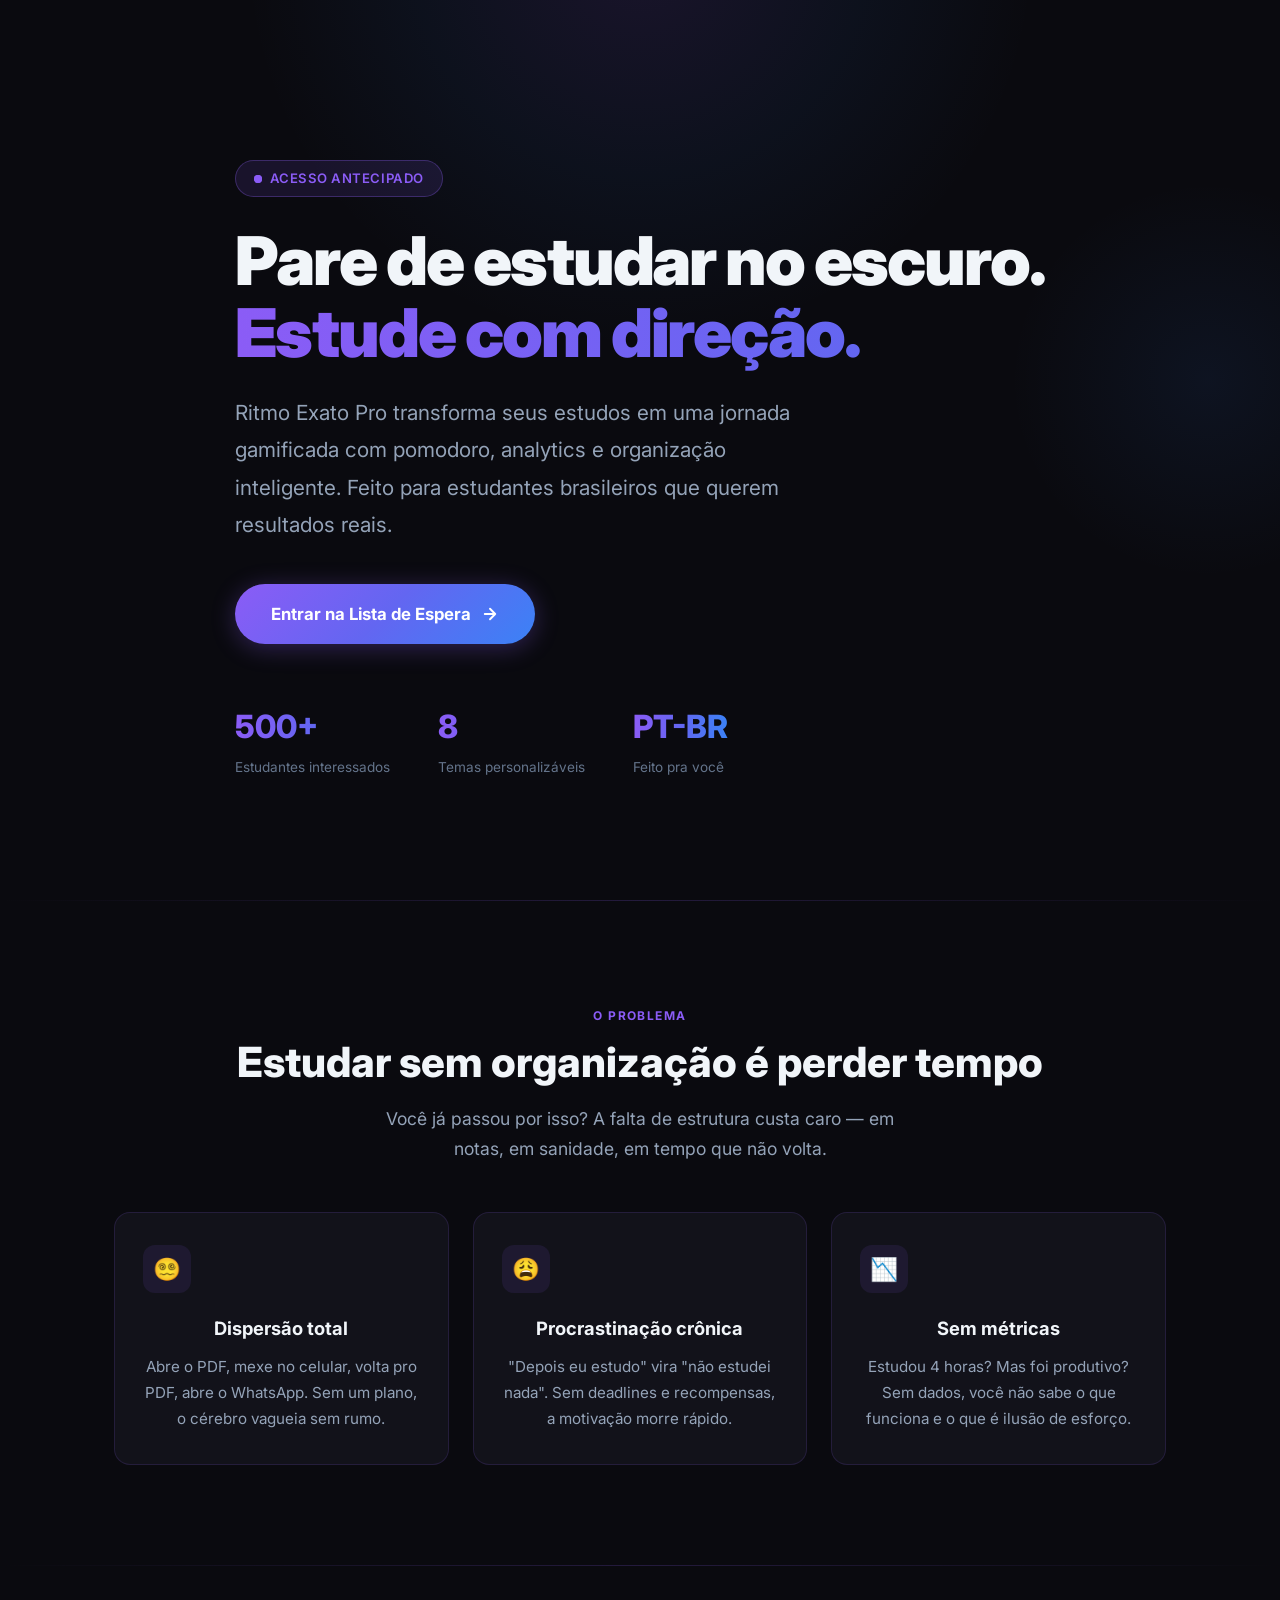
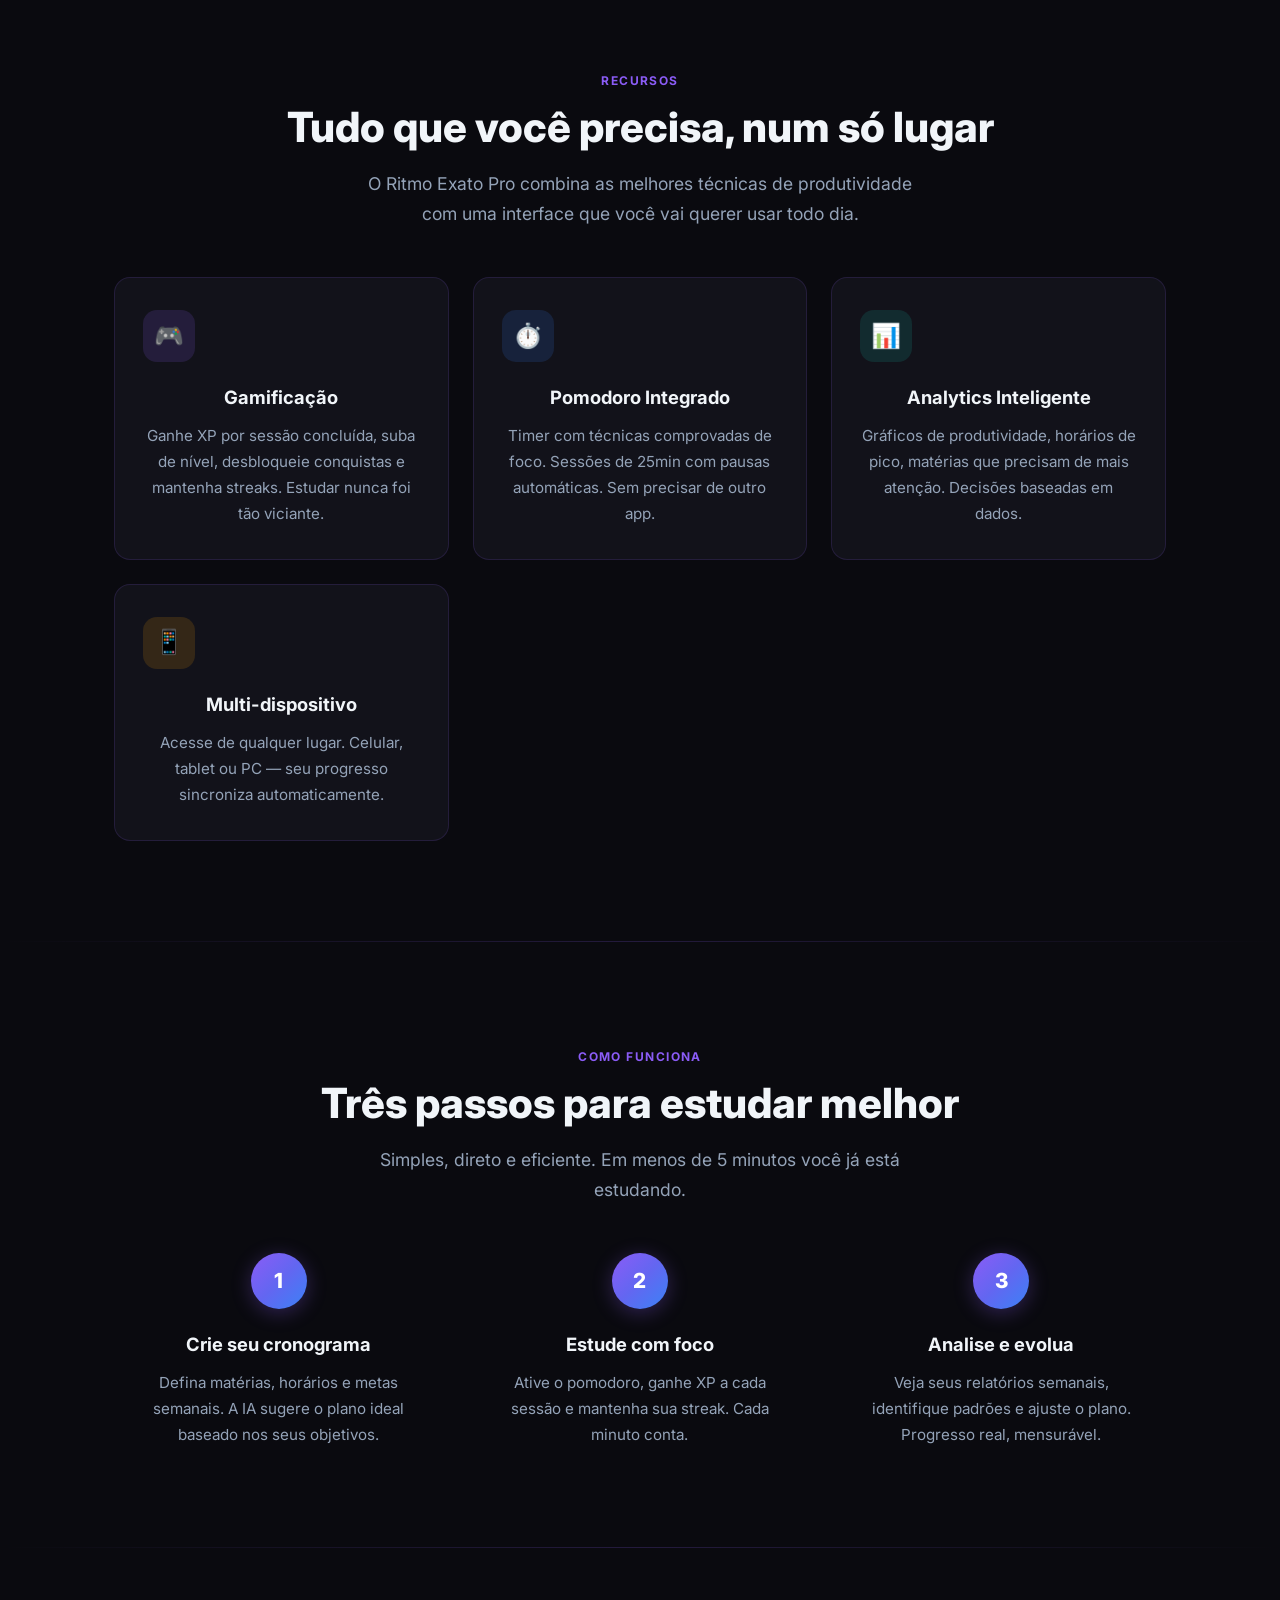
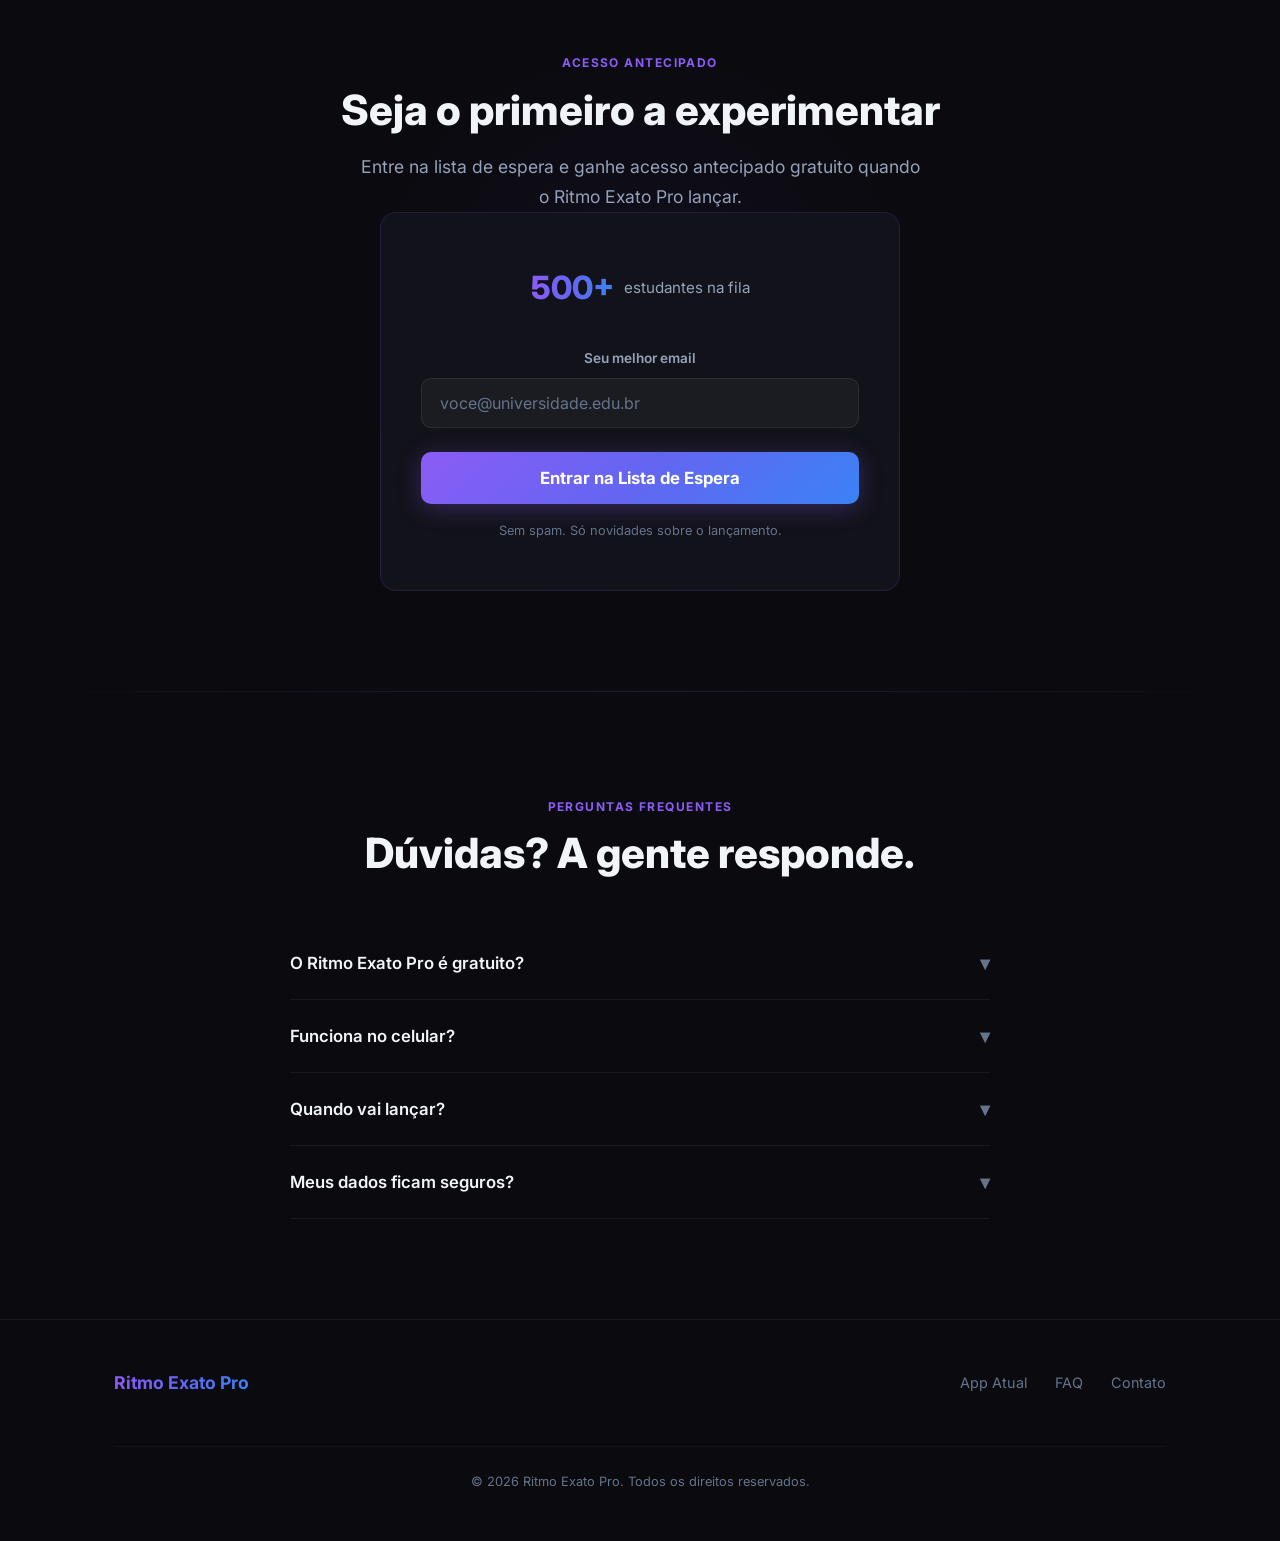
<file: waitlist/index.html>
<!DOCTYPE html>
<html lang="pt-BR">
<head>
    <meta charset="UTF-8">
    <meta name="viewport" content="width=device-width, initial-scale=1.0">
    <title>Ritmo Exato Pro — A Lista de Espera Abriu</title>

    <!-- OG Meta Tags -->
    <meta property="og:title" content="Ritmo Exato Pro — Estude com gamificação e inteligência">
    <meta property="og:description" content="Organize seus estudos com gamificação, pomodoro e analytics. Junte-se a 500+ estudantes na lista de espera.">
    <meta property="og:type" content="website">
    <meta property="og:url" content="https://ritmo-exato.onrender.com/">
    <meta property="og:image" content="https://ritmo-exato.onrender.com/icon_images/icon128.png">
    <meta name="twitter:card" content="summary_large_image">
    <meta name="twitter:title" content="Ritmo Exato Pro — A Lista de Espera Abriu">
    <meta name="twitter:description" content="Organize seus estudos com gamificação, pomodoro e analytics.">
    <meta name="description" content="Ritmo Exato Pro — cronograma de estudos com gamificação, pomodoro e analytics para estudantes brasileiros. Entre na lista de espera.">
    <meta name="theme-color" content="#0a0a0f">

    <link rel="preconnect" href="https://fonts.googleapis.com">
    <link rel="preconnect" href="https://fonts.gstatic.com" crossorigin>
    <link href="https://fonts.googleapis.com/css2?family=Inter:wght@400;500;600;700;800;900&display=swap" rel="stylesheet">

    <style>
        /* ===== RESET & BASE ===== */
        *, *::before, *::after { margin: 0; padding: 0; box-sizing: border-box; }

        :root {
            --bg-deep: #0a0a0f;
            --bg-card: #12121a;
            --bg-card-hover: #1a1a28;
            --border-subtle: rgba(139, 92, 246, 0.15);
            --purple: #8b5cf6;
            --blue: #3b82f6;
            --gradient: linear-gradient(135deg, #8b5cf6 0%, #6366f1 50%, #3b82f6 100%);
            --gradient-h: linear-gradient(90deg, #8b5cf6, #6366f1, #3b82f6);
            --text-primary: #f1f5f9;
            --text-secondary: #94a3b8;
            --text-muted: #64748b;
            --radius: 16px;
            --radius-sm: 10px;
            --max-w: 1100px;
        }

        html { scroll-behavior: smooth; }

        body {
            font-family: 'Inter', -apple-system, BlinkMacSystemFont, sans-serif;
            background: var(--bg-deep);
            color: var(--text-primary);
            line-height: 1.7;
            -webkit-font-smoothing: antialiased;
            overflow-x: hidden;
        }

        /* ===== SCROLL ANIMATIONS ===== */
        @keyframes fadeUp {
            from { opacity: 0; transform: translateY(40px); }
            to { opacity: 1; transform: translateY(0); }
        }
        @keyframes fadeIn {
            from { opacity: 0; }
            to { opacity: 1; }
        }
        @keyframes shimmer {
            0% { background-position: -200% center; }
            100% { background-position: 200% center; }
        }
        @keyframes float {
            0%, 100% { transform: translateY(0); }
            50% { transform: translateY(-8px); }
        }
        @keyframes pulse-ring {
            0% { transform: scale(1); opacity: 0.6; }
            100% { transform: scale(1.8); opacity: 0; }
        }
        @keyframes countUp {
            from { opacity: 0; transform: scale(0.5); }
            to { opacity: 1; transform: scale(1); }
        }

        .reveal {
            opacity: 0;
            transform: translateY(40px);
            transition: opacity 0.8s cubic-bezier(0.16, 1, 0.3, 1),
                        transform 0.8s cubic-bezier(0.16, 1, 0.3, 1);
        }
        .reveal.visible {
            opacity: 1;
            transform: translateY(0);
        }

        /* ===== BADGE ===== */
        .early-badge {
            display: inline-flex;
            align-items: center;
            gap: 8px;
            background: rgba(139, 92, 246, 0.12);
            border: 1px solid rgba(139, 92, 246, 0.3);
            border-radius: 999px;
            padding: 6px 18px;
            font-size: 0.82rem;
            font-weight: 600;
            color: var(--purple);
            letter-spacing: 0.04em;
            text-transform: uppercase;
            margin-bottom: 28px;
        }
        .early-badge .dot {
            width: 8px;
            height: 8px;
            border-radius: 50%;
            background: var(--purple);
            position: relative;
        }
        .early-badge .dot::after {
            content: '';
            position: absolute;
            inset: 0;
            border-radius: 50%;
            background: var(--purple);
            animation: pulse-ring 2s ease-out infinite;
        }

        /* ===== LAYOUT ===== */
        .container { max-width: var(--max-w); margin: 0 auto; padding: 0 24px; }

        section {
            padding: 100px 0;
            position: relative;
        }

        .section-label {
            display: inline-block;
            font-size: 0.75rem;
            font-weight: 700;
            letter-spacing: 0.12em;
            text-transform: uppercase;
            color: var(--purple);
            margin-bottom: 12px;
        }

        .section-title {
            font-size: clamp(1.8rem, 4vw, 2.6rem);
            font-weight: 800;
            line-height: 1.2;
            margin-bottom: 16px;
        }

        .section-sub {
            font-size: 1.1rem;
            color: var(--text-secondary);
            max-width: 560px;
        }

        .text-center { text-align: center; }
        .mx-auto { margin-left: auto; margin-right: auto; }

        /* ===== HERO ===== */
        .hero {
            min-height: 100vh;
            display: flex;
            align-items: center;
            padding: 120px 0 80px;
            position: relative;
            overflow: hidden;
        }
        .hero::before {
            content: '';
            position: absolute;
            top: -50%;
            left: 50%;
            transform: translateX(-50%);
            width: 800px;
            height: 800px;
            background: radial-gradient(circle, rgba(139,92,246,0.12) 0%, rgba(59,130,246,0.06) 40%, transparent 70%);
            pointer-events: none;
        }
        .hero::after {
            content: '';
            position: absolute;
            top: 20%;
            right: -10%;
            width: 400px;
            height: 400px;
            background: radial-gradient(circle, rgba(59,130,246,0.08) 0%, transparent 70%);
            pointer-events: none;
        }

        .hero-content {
            position: relative;
            z-index: 1;
            animation: fadeUp 1s cubic-bezier(0.16, 1, 0.3, 1);
        }

        .hero-title {
            font-size: clamp(2.6rem, 6vw, 4.2rem);
            font-weight: 900;
            line-height: 1.08;
            letter-spacing: -0.03em;
            margin-bottom: 24px;
        }
        .hero-title .gradient-text {
            background: var(--gradient-h);
            background-size: 200% auto;
            -webkit-background-clip: text;
            -webkit-text-fill-color: transparent;
            background-clip: text;
            animation: shimmer 4s linear infinite;
        }

        .hero-sub {
            font-size: clamp(1.05rem, 2vw, 1.3rem);
            color: var(--text-secondary);
            max-width: 580px;
            margin-bottom: 40px;
            line-height: 1.8;
        }

        .hero-cta {
            display: inline-flex;
            align-items: center;
            gap: 10px;
            padding: 16px 36px;
            background: var(--gradient);
            color: #fff;
            font-family: inherit;
            font-size: 1.05rem;
            font-weight: 700;
            border: none;
            border-radius: 999px;
            cursor: pointer;
            text-decoration: none;
            transition: transform 0.25s, box-shadow 0.25s;
            box-shadow: 0 4px 24px rgba(139, 92, 246, 0.3);
        }
        .hero-cta:hover {
            transform: translateY(-2px);
            box-shadow: 0 8px 32px rgba(139, 92, 246, 0.45);
        }
        .hero-cta:active { transform: translateY(0); }

        .hero-stats {
            display: flex;
            gap: 48px;
            margin-top: 56px;
            flex-wrap: wrap;
        }
        .hero-stat-num {
            font-size: 2rem;
            font-weight: 800;
            background: var(--gradient-h);
            -webkit-background-clip: text;
            -webkit-text-fill-color: transparent;
            background-clip: text;
        }
        .hero-stat-label {
            font-size: 0.85rem;
            color: var(--text-muted);
            margin-top: 2px;
        }

        /* ===== PROBLEM ===== */
        .problem { background: var(--bg-deep); }
        .problem-grid {
            display: grid;
            grid-template-columns: repeat(auto-fit, minmax(280px, 1fr));
            gap: 24px;
            margin-top: 48px;
        }
        .pain-card {
            background: var(--bg-card);
            border: 1px solid var(--border-subtle);
            border-radius: var(--radius);
            padding: 32px 28px;
            transition: transform 0.3s, border-color 0.3s, box-shadow 0.3s;
        }
        .pain-card:hover {
            transform: translateY(-4px);
            border-color: rgba(139, 92, 246, 0.35);
            box-shadow: 0 12px 40px rgba(0,0,0,0.3);
        }
        .pain-icon {
            width: 48px;
            height: 48px;
            border-radius: 12px;
            background: rgba(139, 92, 246, 0.1);
            display: flex;
            align-items: center;
            justify-content: center;
            font-size: 1.4rem;
            margin-bottom: 20px;
        }
        .pain-card h3 {
            font-size: 1.15rem;
            font-weight: 700;
            margin-bottom: 10px;
        }
        .pain-card p {
            color: var(--text-secondary);
            font-size: 0.95rem;
            line-height: 1.7;
        }

        /* ===== SOLUTION / FEATURES ===== */
        .features { background: var(--bg-deep); }
        .features-grid {
            display: grid;
            grid-template-columns: repeat(auto-fit, minmax(250px, 1fr));
            gap: 24px;
            margin-top: 48px;
        }
        .feature-card {
            background: var(--bg-card);
            border: 1px solid var(--border-subtle);
            border-radius: var(--radius);
            padding: 32px 28px;
            position: relative;
            overflow: hidden;
            transition: transform 0.3s, border-color 0.3s, box-shadow 0.3s;
        }
        .feature-card::before {
            content: '';
            position: absolute;
            top: 0; left: 0; right: 0;
            height: 3px;
            background: var(--gradient);
            opacity: 0;
            transition: opacity 0.3s;
        }
        .feature-card:hover {
            transform: translateY(-4px);
            border-color: rgba(139, 92, 246, 0.35);
            box-shadow: 0 12px 40px rgba(0,0,0,0.3);
        }
        .feature-card:hover::before { opacity: 1; }

        .feature-icon {
            width: 52px;
            height: 52px;
            border-radius: 14px;
            display: flex;
            align-items: center;
            justify-content: center;
            font-size: 1.5rem;
            margin-bottom: 20px;
        }
        .feature-icon.purple { background: rgba(139,92,246,0.15); }
        .feature-icon.blue { background: rgba(59,130,246,0.15); }
        .feature-icon.teal { background: rgba(20,184,166,0.15); }
        .feature-icon.amber { background: rgba(245,158,11,0.15); }

        .feature-card h3 {
            font-size: 1.15rem;
            font-weight: 700;
            margin-bottom: 10px;
        }
        .feature-card p {
            color: var(--text-secondary);
            font-size: 0.95rem;
            line-height: 1.7;
        }

        /* ===== HOW IT WORKS ===== */
        .how { background: var(--bg-deep); }
        .steps {
            display: grid;
            grid-template-columns: repeat(auto-fit, minmax(260px, 1fr));
            gap: 32px;
            margin-top: 48px;
            position: relative;
        }
        .step {
            text-align: center;
            position: relative;
        }
        .step-num {
            width: 56px;
            height: 56px;
            border-radius: 50%;
            background: var(--gradient);
            display: flex;
            align-items: center;
            justify-content: center;
            font-size: 1.3rem;
            font-weight: 800;
            color: #fff;
            margin: 0 auto 20px;
            box-shadow: 0 4px 20px rgba(139, 92, 246, 0.3);
        }
        .step h3 {
            font-size: 1.15rem;
            font-weight: 700;
            margin-bottom: 10px;
        }
        .step p {
            color: var(--text-secondary);
            font-size: 0.95rem;
            max-width: 280px;
            margin: 0 auto;
        }

        /* ===== WAITLIST ===== */
        .waitlist {
            background: var(--bg-deep);
            position: relative;
        }
        .waitlist::before {
            content: '';
            position: absolute;
            top: 50%;
            left: 50%;
            transform: translate(-50%, -50%);
            width: 600px;
            height: 600px;
            background: radial-gradient(circle, rgba(139,92,246,0.06) 0%, transparent 70%);
            pointer-events: none;
        }

        .waitlist-card {
            max-width: 520px;
            margin: 0 auto;
            background: var(--bg-card);
            border: 1px solid var(--border-subtle);
            border-radius: var(--radius);
            padding: 48px 40px;
            position: relative;
            z-index: 1;
        }

        .counter {
            display: flex;
            align-items: center;
            justify-content: center;
            gap: 10px;
            margin-bottom: 32px;
            animation: countUp 0.6s ease-out;
        }
        .counter-num {
            font-size: 2rem;
            font-weight: 800;
            background: var(--gradient-h);
            -webkit-background-clip: text;
            -webkit-text-fill-color: transparent;
            background-clip: text;
        }
        .counter-label {
            font-size: 0.95rem;
            color: var(--text-secondary);
        }

        .form-group {
            margin-bottom: 16px;
        }
        .form-group label {
            display: block;
            font-size: 0.85rem;
            font-weight: 600;
            color: var(--text-secondary);
            margin-bottom: 8px;
        }
        .form-input {
            width: 100%;
            padding: 14px 18px;
            background: rgba(255,255,255,0.04);
            border: 1.5px solid rgba(255,255,255,0.08);
            border-radius: var(--radius-sm);
            color: var(--text-primary);
            font-family: inherit;
            font-size: 1rem;
            outline: none;
            transition: border-color 0.25s, box-shadow 0.25s;
        }
        .form-input::placeholder { color: var(--text-muted); }
        .form-input:focus {
            border-color: var(--purple);
            box-shadow: 0 0 0 3px rgba(139,92,246,0.15);
        }

        .submit-btn {
            width: 100%;
            padding: 16px;
            background: var(--gradient);
            color: #fff;
            font-family: inherit;
            font-size: 1.05rem;
            font-weight: 700;
            border: none;
            border-radius: var(--radius-sm);
            cursor: pointer;
            transition: transform 0.25s, box-shadow 0.25s;
            box-shadow: 0 4px 24px rgba(139,92,246,0.3);
            margin-top: 8px;
        }
        .submit-btn:hover {
            transform: translateY(-2px);
            box-shadow: 0 8px 32px rgba(139,92,246,0.45);
        }
        .submit-btn:active { transform: translateY(0); }
        .submit-btn:disabled {
            opacity: 0.6;
            cursor: not-allowed;
            transform: none;
        }

        .form-note {
            text-align: center;
            font-size: 0.8rem;
            color: var(--text-muted);
            margin-top: 16px;
        }

        .form-success {
            display: none;
            text-align: center;
            padding: 32px 0;
        }
        .form-success.show { display: block; }
        .form-success .check {
            font-size: 3rem;
            margin-bottom: 16px;
            animation: float 3s ease-in-out infinite;
        }
        .form-success h3 {
            font-size: 1.3rem;
            margin-bottom: 8px;
        }
        .form-success p {
            color: var(--text-secondary);
            font-size: 0.95rem;
        }

        /* ===== FAQ ===== */
        .faq { background: var(--bg-deep); }
        .faq-list {
            max-width: 700px;
            margin: 48px auto 0;
        }
        .faq-item {
            border-bottom: 1px solid rgba(255,255,255,0.06);
        }
        .faq-q {
            width: 100%;
            background: none;
            border: none;
            padding: 24px 0;
            display: flex;
            justify-content: space-between;
            align-items: center;
            cursor: pointer;
            font-family: inherit;
            font-size: 1.05rem;
            font-weight: 600;
            color: var(--text-primary);
            text-align: left;
            transition: color 0.25s;
        }
        .faq-q:hover { color: var(--purple); }
        .faq-q .arrow {
            font-size: 1.2rem;
            transition: transform 0.3s;
            color: var(--text-muted);
        }
        .faq-item.open .faq-q .arrow { transform: rotate(180deg); }

        .faq-a {
            max-height: 0;
            overflow: hidden;
            transition: max-height 0.4s cubic-bezier(0.16, 1, 0.3, 1),
                        padding 0.4s;
        }
        .faq-item.open .faq-a {
            max-height: 300px;
        }
        .faq-a-inner {
            padding-bottom: 24px;
            color: var(--text-secondary);
            font-size: 0.95rem;
            line-height: 1.8;
        }

        /* ===== FOOTER ===== */
        footer {
            border-top: 1px solid rgba(255,255,255,0.05);
            padding: 48px 0;
        }
        .footer-inner {
            display: flex;
            justify-content: space-between;
            align-items: center;
            flex-wrap: wrap;
            gap: 24px;
        }
        .footer-brand {
            font-size: 1.1rem;
            font-weight: 700;
        }
        .footer-brand .gradient-text {
            background: var(--gradient-h);
            -webkit-background-clip: text;
            -webkit-text-fill-color: transparent;
            background-clip: text;
        }
        .footer-links {
            display: flex;
            gap: 28px;
        }
        .footer-links a {
            color: var(--text-muted);
            text-decoration: none;
            font-size: 0.9rem;
            transition: color 0.25s;
        }
        .footer-links a:hover { color: var(--text-primary); }
        .footer-copy {
            width: 100%;
            text-align: center;
            padding-top: 24px;
            margin-top: 24px;
            border-top: 1px solid rgba(255,255,255,0.04);
            font-size: 0.8rem;
            color: var(--text-muted);
        }

        /* ===== DIVIDER ===== */
        .divider {
            height: 1px;
            background: linear-gradient(90deg, transparent, rgba(139,92,246,0.2), transparent);
            margin: 0;
        }

        /* ===== RESPONSIVE ===== */
        @media (max-width: 768px) {
            section { padding: 72px 0; }
            .hero { padding: 100px 0 60px; min-height: auto; }
            .hero-stats { gap: 32px; }
            .waitlist-card { padding: 32px 24px; }
            .footer-inner { flex-direction: column; text-align: center; }
        }
        @media (max-width: 480px) {
            .hero-stats { flex-direction: column; gap: 20px; }
            .footer-links { flex-direction: column; gap: 12px; }
        }
    </style>
</head>
<body>

<!-- ===== HERO ===== -->
<section class="hero">
    <div class="container">
        <div class="hero-content">
            <div class="early-badge">
                <span class="dot"></span>
                Acesso antecipado
            </div>
            <h1 class="hero-title">
                Pare de estudar no escuro.<br>
                <span class="gradient-text">Estude com direção.</span>
            </h1>
            <p class="hero-sub">
                Ritmo Exato Pro transforma seus estudos em uma jornada gamificada com pomodoro, analytics e organização inteligente. Feito para estudantes brasileiros que querem resultados reais.
            </p>
            <a href="#waitlist" class="hero-cta">
                Entrar na Lista de Espera
                <svg width="18" height="18" fill="none" stroke="currentColor" stroke-width="2.5" stroke-linecap="round" stroke-linejoin="round" viewBox="0 0 24 24"><path d="M5 12h14M12 5l7 7-7 7"/></svg>
            </a>
            <div class="hero-stats">
                <div>
                    <div class="hero-stat-num">500+</div>
                    <div class="hero-stat-label">Estudantes interessados</div>
                </div>
                <div>
                    <div class="hero-stat-num">8</div>
                    <div class="hero-stat-label">Temas personalizáveis</div>
                </div>
                <div>
                    <div class="hero-stat-num">PT-BR</div>
                    <div class="hero-stat-label">Feito pra você</div>
                </div>
            </div>
        </div>
    </div>
</section>

<div class="divider"></div>

<!-- ===== PROBLEM ===== -->
<section class="problem reveal" id="problema">
    <div class="container text-center">
        <span class="section-label">O problema</span>
        <h2 class="section-title">Estudar sem organização é perder tempo</h2>
        <p class="section-sub mx-auto">Você já passou por isso? A falta de estrutura custa caro — em notas, em sanidade, em tempo que não volta.</p>
        <div class="problem-grid">
            <div class="pain-card">
                <div class="pain-icon">😵‍💫</div>
                <h3>Dispersão total</h3>
                <p>Abre o PDF, mexe no celular, volta pro PDF, abre o WhatsApp. Sem um plano, o cérebro vagueia sem rumo.</p>
            </div>
            <div class="pain-card">
                <div class="pain-icon">😩</div>
                <h3>Procrastinação crônica</h3>
                <p>"Depois eu estudo" vira "não estudei nada". Sem deadlines e recompensas, a motivação morre rápido.</p>
            </div>
            <div class="pain-card">
                <div class="pain-icon">📉</div>
                <h3>Sem métricas</h3>
                <p>Estudou 4 horas? Mas foi produtivo? Sem dados, você não sabe o que funciona e o que é ilusão de esforço.</p>
            </div>
        </div>
    </div>
</section>

<div class="divider"></div>

<!-- ===== FEATURES ===== -->
<section class="features reveal" id="recursos">
    <div class="container text-center">
        <span class="section-label">Recursos</span>
        <h2 class="section-title">Tudo que você precisa, num só lugar</h2>
        <p class="section-sub mx-auto">O Ritmo Exato Pro combina as melhores técnicas de produtividade com uma interface que você vai querer usar todo dia.</p>
        <div class="features-grid">
            <div class="feature-card">
                <div class="feature-icon purple">🎮</div>
                <h3>Gamificação</h3>
                <p>Ganhe XP por sessão concluída, suba de nível, desbloqueie conquistas e mantenha streaks. Estudar nunca foi tão viciante.</p>
            </div>
            <div class="feature-card">
                <div class="feature-icon blue">⏱️</div>
                <h3>Pomodoro Integrado</h3>
                <p>Timer com técnicas comprovadas de foco. Sessões de 25min com pausas automáticas. Sem precisar de outro app.</p>
            </div>
            <div class="feature-card">
                <div class="feature-icon teal">📊</div>
                <h3>Analytics Inteligente</h3>
                <p>Gráficos de produtividade, horários de pico, matérias que precisam de mais atenção. Decisões baseadas em dados.</p>
            </div>
            <div class="feature-card">
                <div class="feature-icon amber">📱</div>
                <h3>Multi-dispositivo</h3>
                <p>Acesse de qualquer lugar. Celular, tablet ou PC — seu progresso sincroniza automaticamente.</p>
            </div>
        </div>
    </div>
</section>

<div class="divider"></div>

<!-- ===== HOW IT WORKS ===== -->
<section class="how reveal" id="como-funciona">
    <div class="container text-center">
        <span class="section-label">Como funciona</span>
        <h2 class="section-title">Três passos para estudar melhor</h2>
        <p class="section-sub mx-auto">Simples, direto e eficiente. Em menos de 5 minutos você já está estudando.</p>
        <div class="steps">
            <div class="step">
                <div class="step-num">1</div>
                <h3>Crie seu cronograma</h3>
                <p>Defina matérias, horários e metas semanais. A IA sugere o plano ideal baseado nos seus objetivos.</p>
            </div>
            <div class="step">
                <div class="step-num">2</div>
                <h3>Estude com foco</h3>
                <p>Ative o pomodoro, ganhe XP a cada sessão e mantenha sua streak. Cada minuto conta.</p>
            </div>
            <div class="step">
                <div class="step-num">3</div>
                <h3>Analise e evolua</h3>
                <p>Veja seus relatórios semanais, identifique padrões e ajuste o plano. Progresso real, mensurável.</p>
            </div>
        </div>
    </div>
</section>

<div class="divider"></div>

<!-- ===== WAITLIST ===== -->
<section class="waitlist reveal" id="waitlist">
    <div class="container text-center">
        <span class="section-label">Acesso antecipado</span>
        <h2 class="section-title">Seja o primeiro a experimentar</h2>
        <p class="section-sub mx-auto">Entre na lista de espera e ganhe acesso antecipado gratuito quando o Ritmo Exato Pro lançar.</p>
        <div class="waitlist-card">
            <div class="counter">
                <span class="counter-num">500+</span>
                <span class="counter-label">estudantes na fila</span>
            </div>
            <form id="waitlistForm" action="https://formspree.io/f/YOUR_FORM_ID" method="POST">
                <div class="form-group">
                    <label for="email">Seu melhor email</label>
                    <input class="form-input" type="email" id="email" name="email" placeholder="voce@universidade.edu.br" required autocomplete="email">
                </div>
                <button type="submit" class="submit-btn">Entrar na Lista de Espera</button>
                <p class="form-note">Sem spam. Só novidades sobre o lançamento.</p>
            </form>
            <div class="form-success" id="formSuccess">
                <div class="check">✅</div>
                <h3>Você está na lista!</h3>
                <p>Enviaremos um email assim que o acesso antecipado abrir. Fique de olho!</p>
            </div>
        </div>
    </div>
</section>

<div class="divider"></div>

<!-- ===== FAQ ===== -->
<section class="faq reveal" id="faq">
    <div class="container text-center">
        <span class="section-label">Perguntas frequentes</span>
        <h2 class="section-title">Dúvidas? A gente responde.</h2>
        <div class="faq-list">
            <div class="faq-item">
                <button class="faq-q">
                    O Ritmo Exato Pro é gratuito?
                    <span class="arrow">▾</span>
                </button>
                <div class="faq-a"><div class="faq-a-inner">
                    Sim! A versão base será sempre gratuita com todos os recursos essenciais. Planos premium com analytics avançados e integrações serão opcionais.
                </div></div>
            </div>
            <div class="faq-item">
                <button class="faq-q">
                    Funciona no celular?
                    <span class="arrow">▾</span>
                </button>
                <div class="faq-a"><div class="faq-a-inner">
                    Totalmente. O Ritmo Exato Pro é responsivo e funciona em qualquer navegador — celular, tablet ou desktop. Sem precisar instalar nada.
                </div></div>
            </div>
            <div class="faq-item">
                <button class="faq-q">
                    Quando vai lançar?
                    <span class="arrow">▾</span>
                </button>
                <div class="faq-a"><div class="faq-a-inner">
                    Estamos em fase de desenvolvimento acelerado. Quem entrar na lista de espera terá acesso antecipado antes do lançamento público. Estimativa: próximas semanas.
                </div></div>
            </div>
            <div class="faq-item">
                <button class="faq-q">
                    Meus dados ficam seguros?
                    <span class="arrow">▾</span>
                </button>
                <div class="faq-a"><div class="faq-a-inner">
                    Sim. Usamos criptografia de ponta e nunca compartilhamos seus dados com terceiros. Sua privacidade é prioridade.
                </div></div>
            </div>
        </div>
    </div>
</section>

<!-- ===== FOOTER ===== -->
<footer>
    <div class="container">
        <div class="footer-inner">
            <div class="footer-brand">
                <span class="gradient-text">Ritmo Exato Pro</span>
            </div>
            <div class="footer-links">
                <a href="https://ritmo-exato.onrender.com/" target="_blank" rel="noopener">App Atual</a>
                <a href="#faq">FAQ</a>
                <a href="mailto:contato@cronograma.pro">Contato</a>
            </div>
            <div class="footer-copy">
                &copy; 2026 Ritmo Exato Pro. Todos os direitos reservados.
            </div>
        </div>
    </div>
</footer>

<script>
    // === Scroll reveal ===
    const observer = new IntersectionObserver((entries) => {
        entries.forEach(entry => {
            if (entry.isIntersecting) {
                entry.target.classList.add('visible');
                observer.unobserve(entry.target);
            }
        });
    }, { threshold: 0.15, rootMargin: '0px 0px -60px 0px' });

    document.querySelectorAll('.reveal').forEach(el => observer.observe(el));

    // === FAQ accordion ===
    document.querySelectorAll('.faq-q').forEach(btn => {
        btn.addEventListener('click', () => {
            const item = btn.parentElement;
            const isOpen = item.classList.contains('open');
            // Close all
            document.querySelectorAll('.faq-item').forEach(i => i.classList.remove('open'));
            // Toggle current
            if (!isOpen) item.classList.add('open');
        });
    });

    // === Form handling ===
    const form = document.getElementById('waitlistForm');
    const success = document.getElementById('formSuccess');

    form.addEventListener('submit', function(e) {
        e.preventDefault();

        const btn = form.querySelector('.submit-btn');
        btn.disabled = true;
        btn.textContent = 'Enviando...';

        fetch(form.action, {
            method: 'POST',
            body: new FormData(form),
            headers: { 'Accept': 'application/json' }
        }).then(response => {
            if (response.ok) {
                form.style.display = 'none';
                success.classList.add('show');
            } else {
                throw new Error('Erro no envio');
            }
        }).catch(() => {
            // Fallback: show success anyway (Formspree may redirect)
            form.style.display = 'none';
            success.classList.add('show');
        });
    });

    // === Smooth scroll for anchor links ===
    document.querySelectorAll('a[href^="#"]').forEach(a => {
        a.addEventListener('click', e => {
            e.preventDefault();
            const target = document.querySelector(a.getAttribute('href'));
            if (target) target.scrollIntoView({ behavior: 'smooth', block: 'start' });
        });
    });
</script>

</body>
</html>
</file>
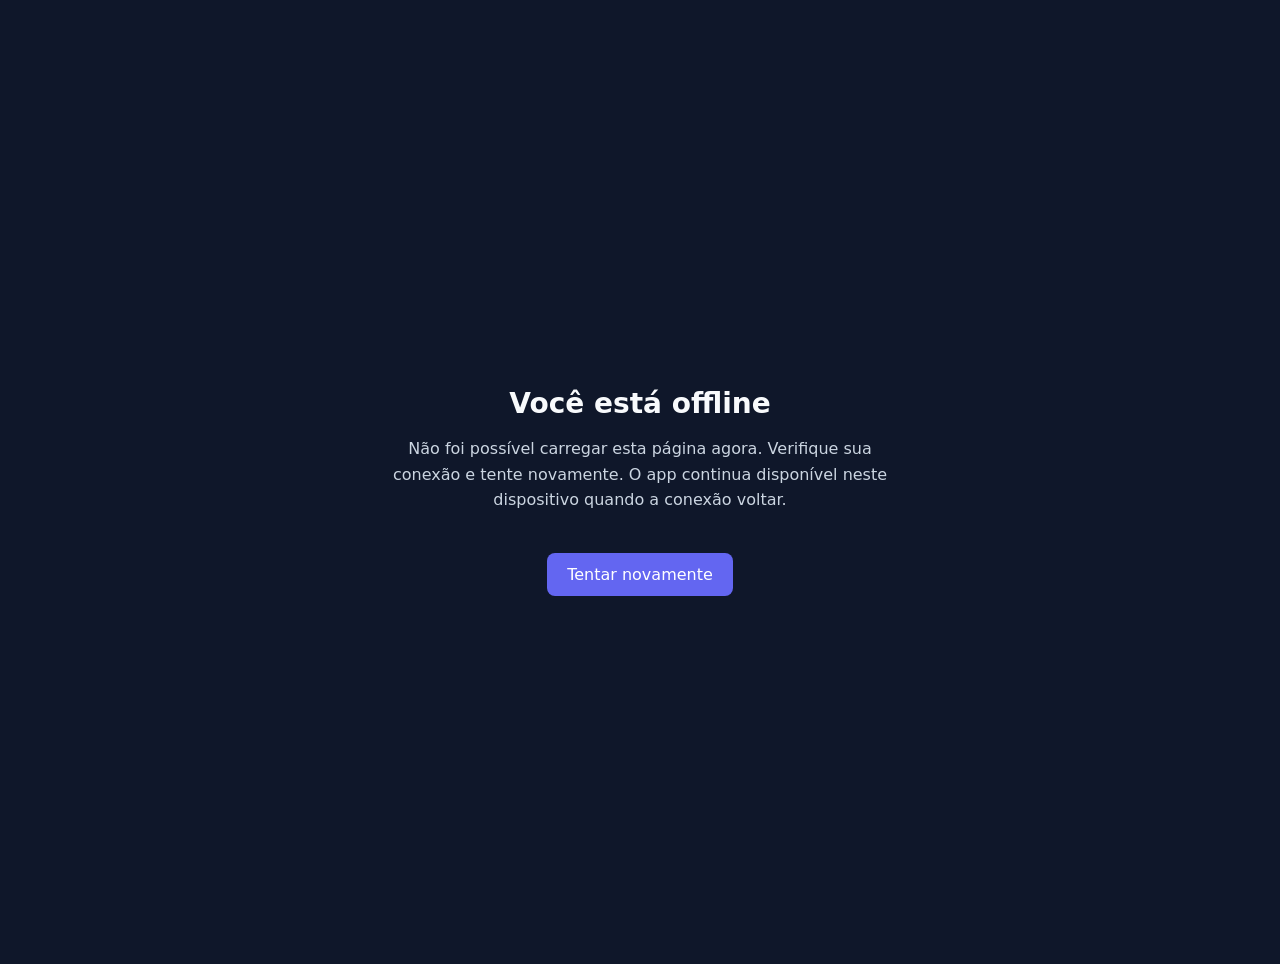
<file: cronograma/app/static/offline.html>
<!DOCTYPE html>
<html lang="pt-BR">
<head>
  <meta charset="UTF-8">
  <meta name="viewport" content="width=device-width, initial-scale=1.0">
  <title>Ritmo Exato - Offline</title>
  <style>
    body { margin: 0; min-height: 100vh; display: grid; place-items: center; background: #0f172a; color: #f8fafc; font-family: system-ui, sans-serif; padding: 2rem; }
    main { max-width: 32rem; text-align: center; }
    h1 { font-size: 1.75rem; margin-bottom: 0.75rem; }
    p { color: #cbd5e1; line-height: 1.6; }
    a { display: inline-block; margin-top: 1.5rem; padding: 0.75rem 1.25rem; border-radius: 0.5rem; background: #6366f1; color: #fff; text-decoration: none; }
    a:focus-visible { outline: 3px solid #f59e0b; outline-offset: 3px; }
  </style>
</head>
<body>
  <main>
    <h1>Você está offline</h1>
    <p>Não foi possível carregar esta página agora. Verifique sua conexão e tente novamente. O app continua disponível neste dispositivo quando a conexão voltar.</p>
    <a href="/app">Tentar novamente</a>
  </main>
</body>
</html>
</file>
